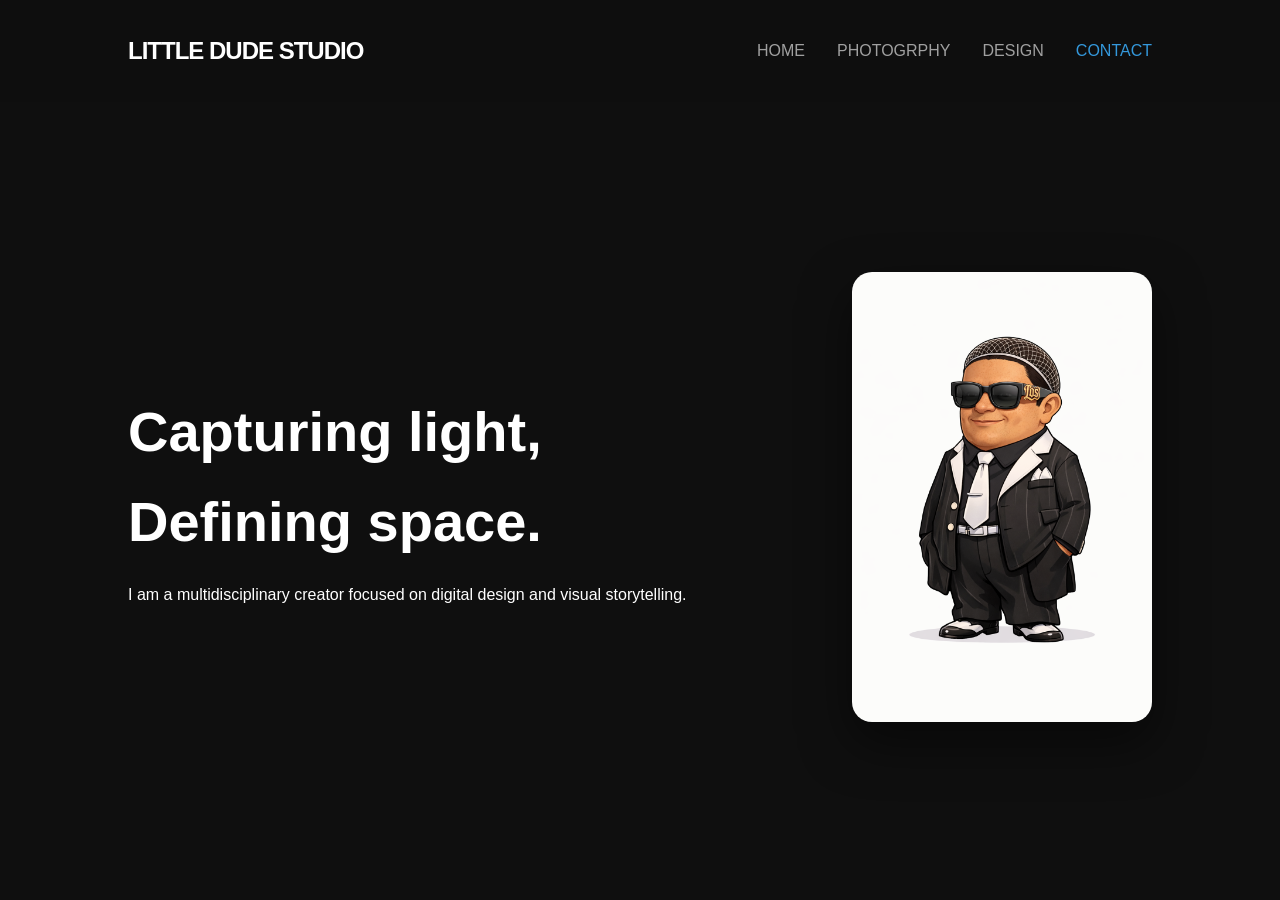
<file: index.html>
<!DOCTYPE html>
<html lang="en">
<head>
    <meta charset="UTF-8">
    <title>Portfolio | Home</title>
    <link rel="stylesheet" href="style.css">
</head>
<body>
    <nav>
        <div class="logo">LITTLE DUDE STUDIO</div>
        <ul class="nav-links">
            <li><a href="index.html">HOME</a></li>
            <li><a href="photography.html">PHOTOGRPHY</a></li>
            <li><a href="design.html">DESIGN</a></li>
            <li><a href="contact.html" class="active">CONTACT</a></li>
        </ul>
    </nav>
       </section><section class="hero">
    <div class="hero-container">
        <div class="hero-text">
            <h1>Capturing light,<br>Defining space.</h1>
            <p>I am a multidisciplinary creator focused on digital design and visual storytelling.</p>
            <a href="photography.html"</a>
        </div>

        <div class="hero-image">
            <img src="me.jpg" alt="Featured Work">
        </div>
    </div>
</section>
</body>
</html>
</file>
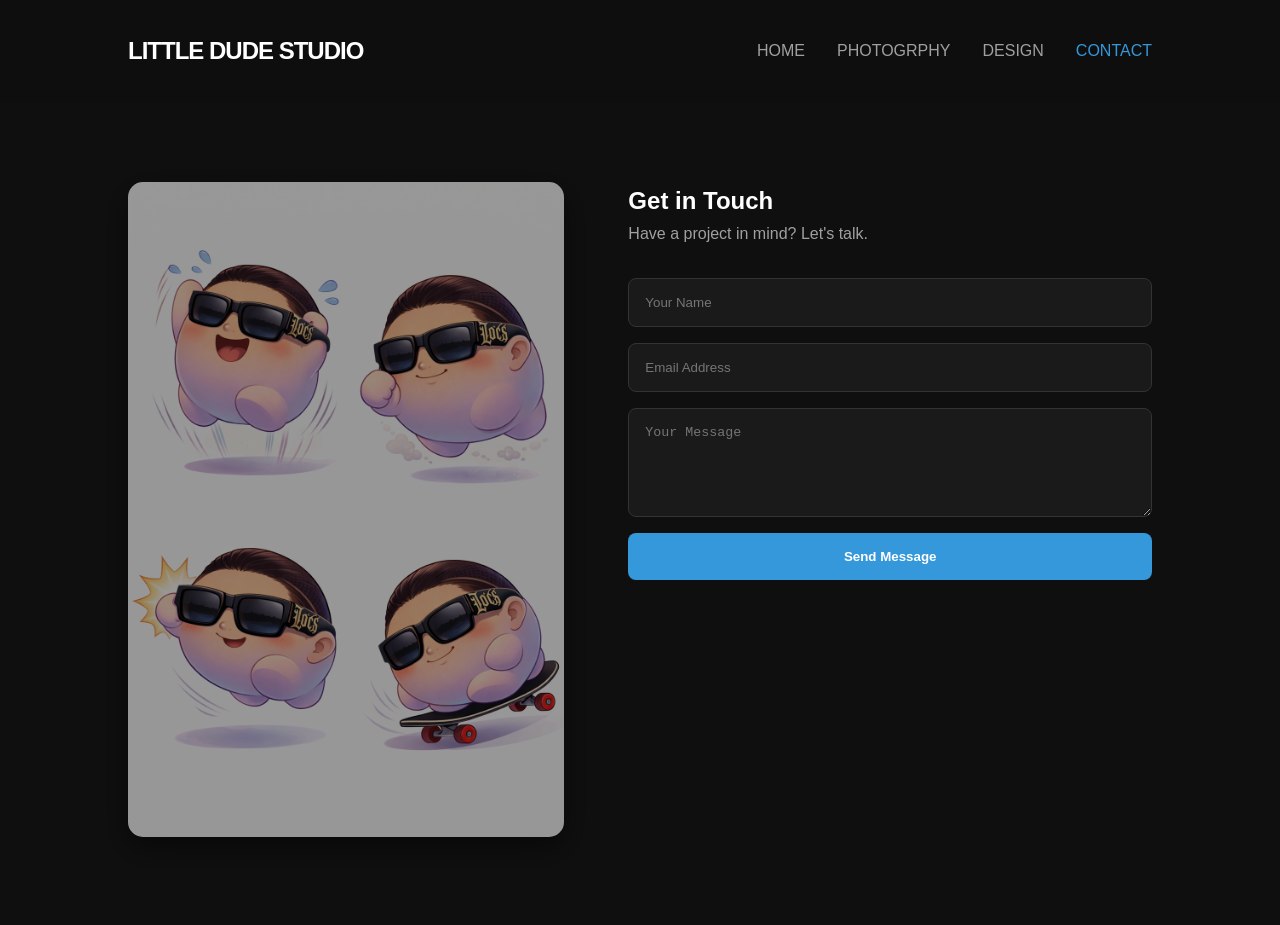
<file: contact.html>
<!DOCTYPE html>
<html lang="en">
<head>
    <meta charset="UTF-8">
    <title>Portfolio | Contact</title>
    <link rel="stylesheet" href="style.css">
</head>
<body>
    <nav>
        <div class="logo">LITTLE DUDE STUDIO</div>
        <ul class="nav-links">
            <li><a href="index.html">HOME</a></li>
            <li><a href="photography.html">PHOTOGRPHY</a></li>
            <li><a href="design.html">DESIGN</a></li>
            <li><a href="contact.html" class="active">CONTACT</a></li>
        </ul>
    </nav>
    </section><section>
    <div class="contact-container">
        <div class="contact-image">
            <img src="me2.0.jpg" alt="Contact Me">
        </div>

        <div class="contact-content">
            <h2>Get in Touch</h2>
            <p style="margin-bottom: 2rem; color: var(--text-dim)">Have a project in mind? Let's talk.</p>
            
            <form action="https://formspree.io/f/your-id-here" method="POST" class="contact-form">
                <input type="text" name="name" placeholder="Your Name" required>
                <input type="email" name="email" placeholder="Email Address" required>
                <textarea name="message" rows="5" placeholder="Your Message" required></textarea>
                <button type="submit">Send Message</button>
            </form>
        </div>
    </div>
</section>
</body>
</html>
</file>
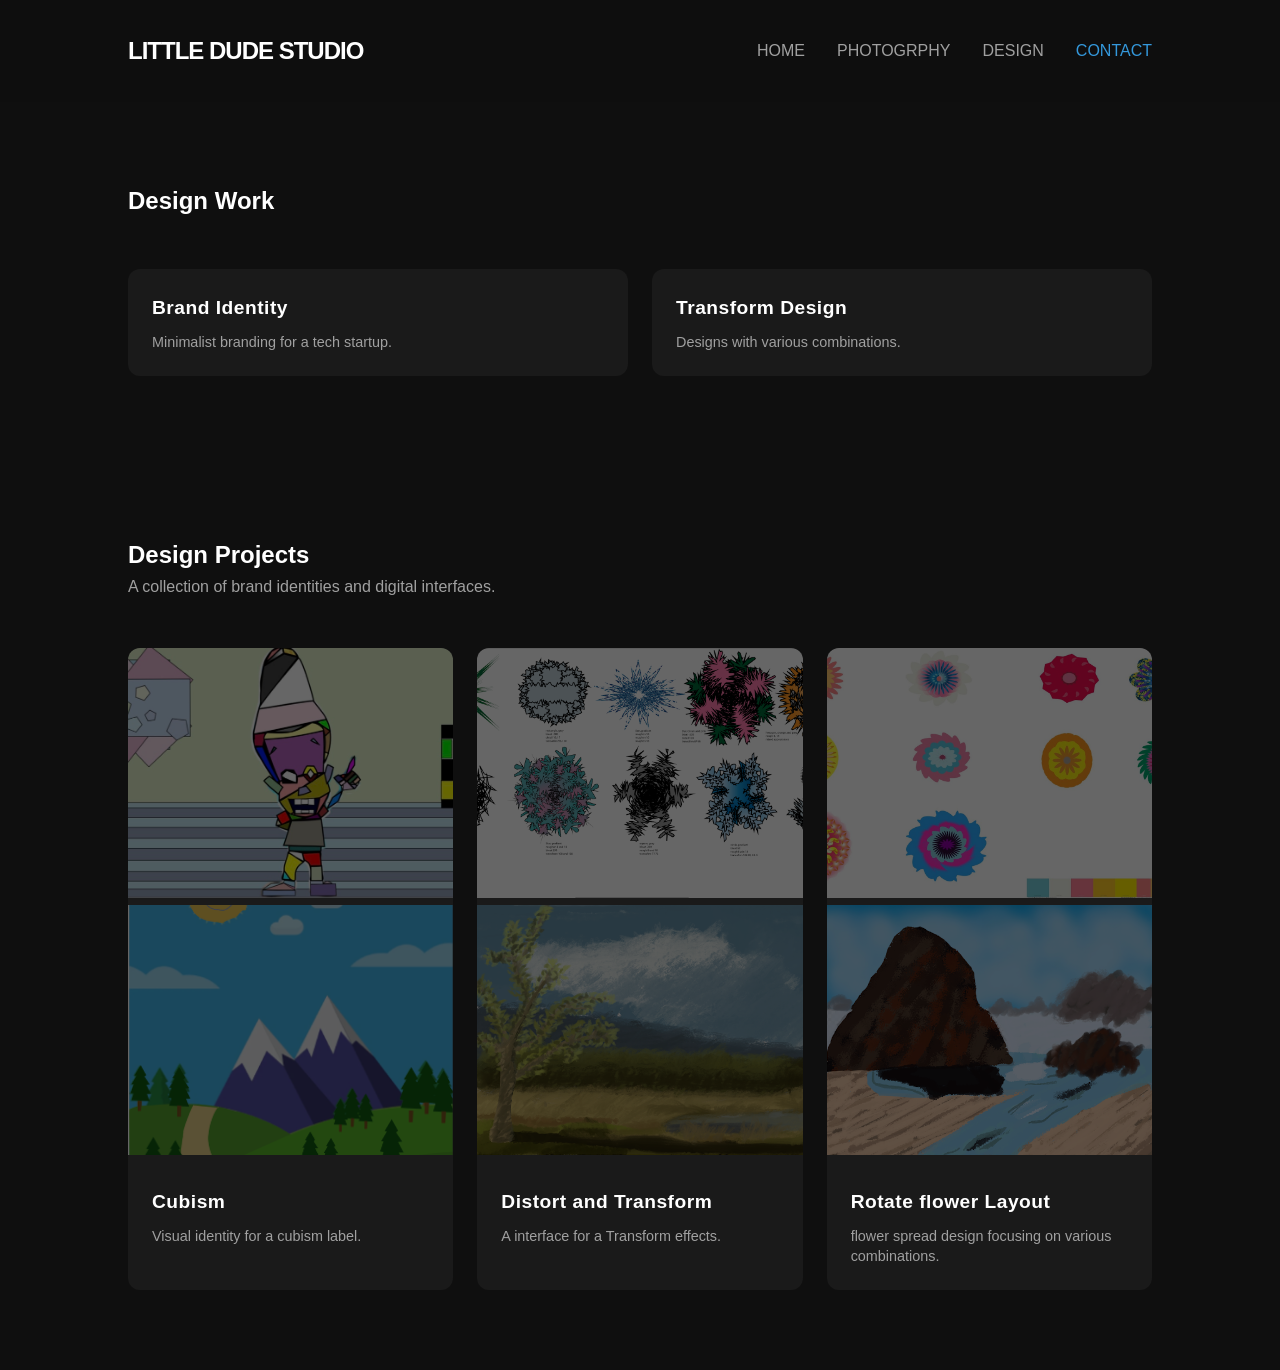
<file: design.html>
<!DOCTYPE html>
<html lang="en">
<head>
    <meta charset="UTF-8">
    <title>Portfolio | Design</title>
    <link rel="stylesheet" href="style.css">
</head>
<body>
    <nav>
        <div class="logo">LITTLE DUDE STUDIO</div>
        <ul class="nav-links">
            <li><a href="index.html">HOME</a></li>
            <li><a href="photography.html">PHOTOGRPHY</a></li>
            <li><a href="design.html">DESIGN</a></li>
            <li><a href="contact.html" class="active">CONTACT</a></li>
        </ul>
    </nav>

    <section>
        <h2>Design Work</h2>
        <div class="grid">
            <div class="card">
                <div class="card-content">
                    <h3>Brand Identity</h3>
                    <p style="color: var(--text-dim)">Minimalist branding for a tech startup.</p>
                </div>
            </div>
            <div class="card">
                <div class="card-content">
                    <h3> Transform Design</h3>
                    <p style="color: var(--text-dim)">Designs with various combinations.</p>
                </div>
    </section><section>
    <h2>Design Projects</h2>
    <p style="color: var(--text-dim); margin-bottom: 2rem;">A collection of brand identities and digital interfaces.</p>
    
    <div class="grid">
        <div class="card">
            <img src="cubism 1.jpg" alt="Brand Design">
            <img src="landscape.jpg" alt="Brand Design">
            <div class="card-content">
                <h3>Cubism</h3>
                <p style="color: var(--text-dim)">Visual identity for a cubism label.</p>
            </div>
        </div>

        <div class="card">
            <img src="distort.jpg" alt="UI Design">
            <img src="brush.jpg" alt="UI Design">
            <div class="card-content">
                <h3>Distort and Transform</h3>
                <p style="color: var(--text-dim)">A interface for a Transform effects.</p>
            </div>
        </div>

        <div class="card">
            <img src="flowers.jpg" alt="Typography">
            <img src="rock.jpg" alt="Typography">
            <div class="card-content">
                <h3>Rotate flower Layout</h3>
                <p style="color: var(--text-dim)">flower spread design focusing on various combinations.</p>
            </div>
        </div>
    </div>
</section>
</body>
</html>
</file>
<file: style.css>
/* Modern Reset & Variables */
:root {
    --bg-color: #0f0f0f;
    --card-bg: #1a1a1a;
    --text-main: #ffffff;
    --text-dim: #a0a0a0;
    --accent: #3498db;
    --font-main: 'Inter', sans-serif;
}

* {
    margin: 0;
    padding: 0;
    box-sizing: border-box;
}

body {
    background-color: var(--bg-color);
    color: var(--text-main);
    font-family: var(--font-main);
    line-height: 1.6;
}

/* Navigation */
nav {
    display: flex;
    justify-content: space-between;
    align-items: center;
    padding: 2rem 10%;
    position: sticky;
    top: 0;
    background: rgba(15, 15, 15, 0.9);
    backdrop-filter: blur(10px);
    z-index: 100;
}

.logo {
    font-size: 1.5rem;
    font-weight: 800;
    letter-spacing: -1px;
}

.nav-links {
    list-style: none;
    display: flex;
    gap: 2rem;
}

.nav-links a {
    text-decoration: none;
    color: var(--text-dim);
    transition: 0.3s;
    font-weight: 500;
}

.nav-links a:hover, .nav-links a.active {
    color: var(--accent);
}

/* Layout Containers */
section {
    padding: 5rem 10%;
}

h1 {
    font-size: 3.5rem;
    margin-bottom: 1rem;
}

/* Grid for Portfolio Pages */
.grid {
    display: grid;
    grid-template-columns: repeat(auto-fit, minmax(300px, 1fr));
    gap: 1.5rem;
    margin-top: 3rem;
}

.card {
    background: var(--card-bg);
    border-radius: 12px;
    overflow: hidden;
    transition: transform 0.3s ease;
}

.card:hover {
    transform: translateY(-10px);
}

.card img {
    width: 100%;
    height: 250px;
    object-fit: cover;
}

.card-content {
    padding: 1.5rem;
}

/* Form Styling */
.contact-form {
    max-width: 600px;
    display: flex;
    flex-direction: column;
    gap: 1rem;
}

input, textarea {
    padding: 1rem;
    background: var(--card-bg);
    border: 1px solid #333;
    color: white;
    border-radius: 8px;
}

button {
    padding: 1rem;
    background: var(--accent);
    color: white;
    border: none;
    border-radius: 8px;
    cursor: pointer;
    font-weight: bold;
}
/* Target the images inside the cards */
.card img {
    width: 100%;
    height: 250px;
    object-fit: cover;
    
    /* 1. Set the initial "darkened" state */
    filter: brightness(0.4); 
    
    /* 2. Make the change smooth (0.4 seconds) */
    transition: filter 0.4s ease, transform 0.4s ease; 
}

/* When the user hovers over the CARD... */
.card:hover img {
    /* 3. Bring the image to full light */
    filter: brightness(1); 
    
    /* 4. Optional: add a slight zoom for extra "pop" */
    transform: scale(1.05); 
}

/* Ensure the card itself doesn't hide the zoom effect */
.card {
    background: var(--card-bg);
    border-radius: 12px;
    overflow: hidden;
    cursor: pointer;
}
.hero-container {
    display: flex;
    align-items: center;
    justify-content: space-between;
    gap: 4rem;
    min-height: 70vh;
}

.hero-text {
    flex: 1;
}

.hero-image {
    flex: 1;
    display: flex;
    justify-content: flex-end;
}

.hero-image img {
    width: 100%;
    max-width: 300px;
    height: auto;
    border-radius: 20px; 
    box-shadow: 0 20px 50px rgba(0, 0, 0, 0.5); 
}

.cta-button {
    display: inline-block;
    margin-top: 2rem;
    padding: 1rem 2.5rem;
    background-color: var(--accent);
    color: white;
    text-decoration: none;
    border-radius: 50px;
    font-weight: 600;
    transition: 0.3s;
}

.cta-button:hover {
    transform: scale(1.05);
    filter: brightness(1.2);
}


@media (max-width: 768px) {
    .hero-container {
        flex-direction: column-reverse;
        text-align: center;
        gap: 2rem;
    }
    
    .hero-text h1 {
        font-size: 2.5rem;
    }
}.card-content h3 {
    font-size: 1.2rem;
    margin-bottom: 0.5rem;
    letter-spacing: 0.5px;
}

.card-content p {
    font-size: 0.9rem;
    line-height: 1.4;
}
.contact-container {
    display: flex;
    align-items: flex-start;
    gap: 4rem;
    max-width: 1100px;
    margin: 0 auto;
}

.contact-image {
    flex: 1;
}

.contact-image img {
    width: 100%;
    border-radius: 15px;
    filter: brightness(0.6);
    box-shadow: 0 10px 30px rgba(0,0,0,0.5);
}

.contact-content {
    flex: 1.2;
}

@media (max-width: 850px) {
    .contact-container {
        flex-direction: column;
        gap: 2rem;
    }
    
    .contact-image {
        width: 100%;
        max-width: 200px;
        margin: 0 auto;
    }
}
</file>
